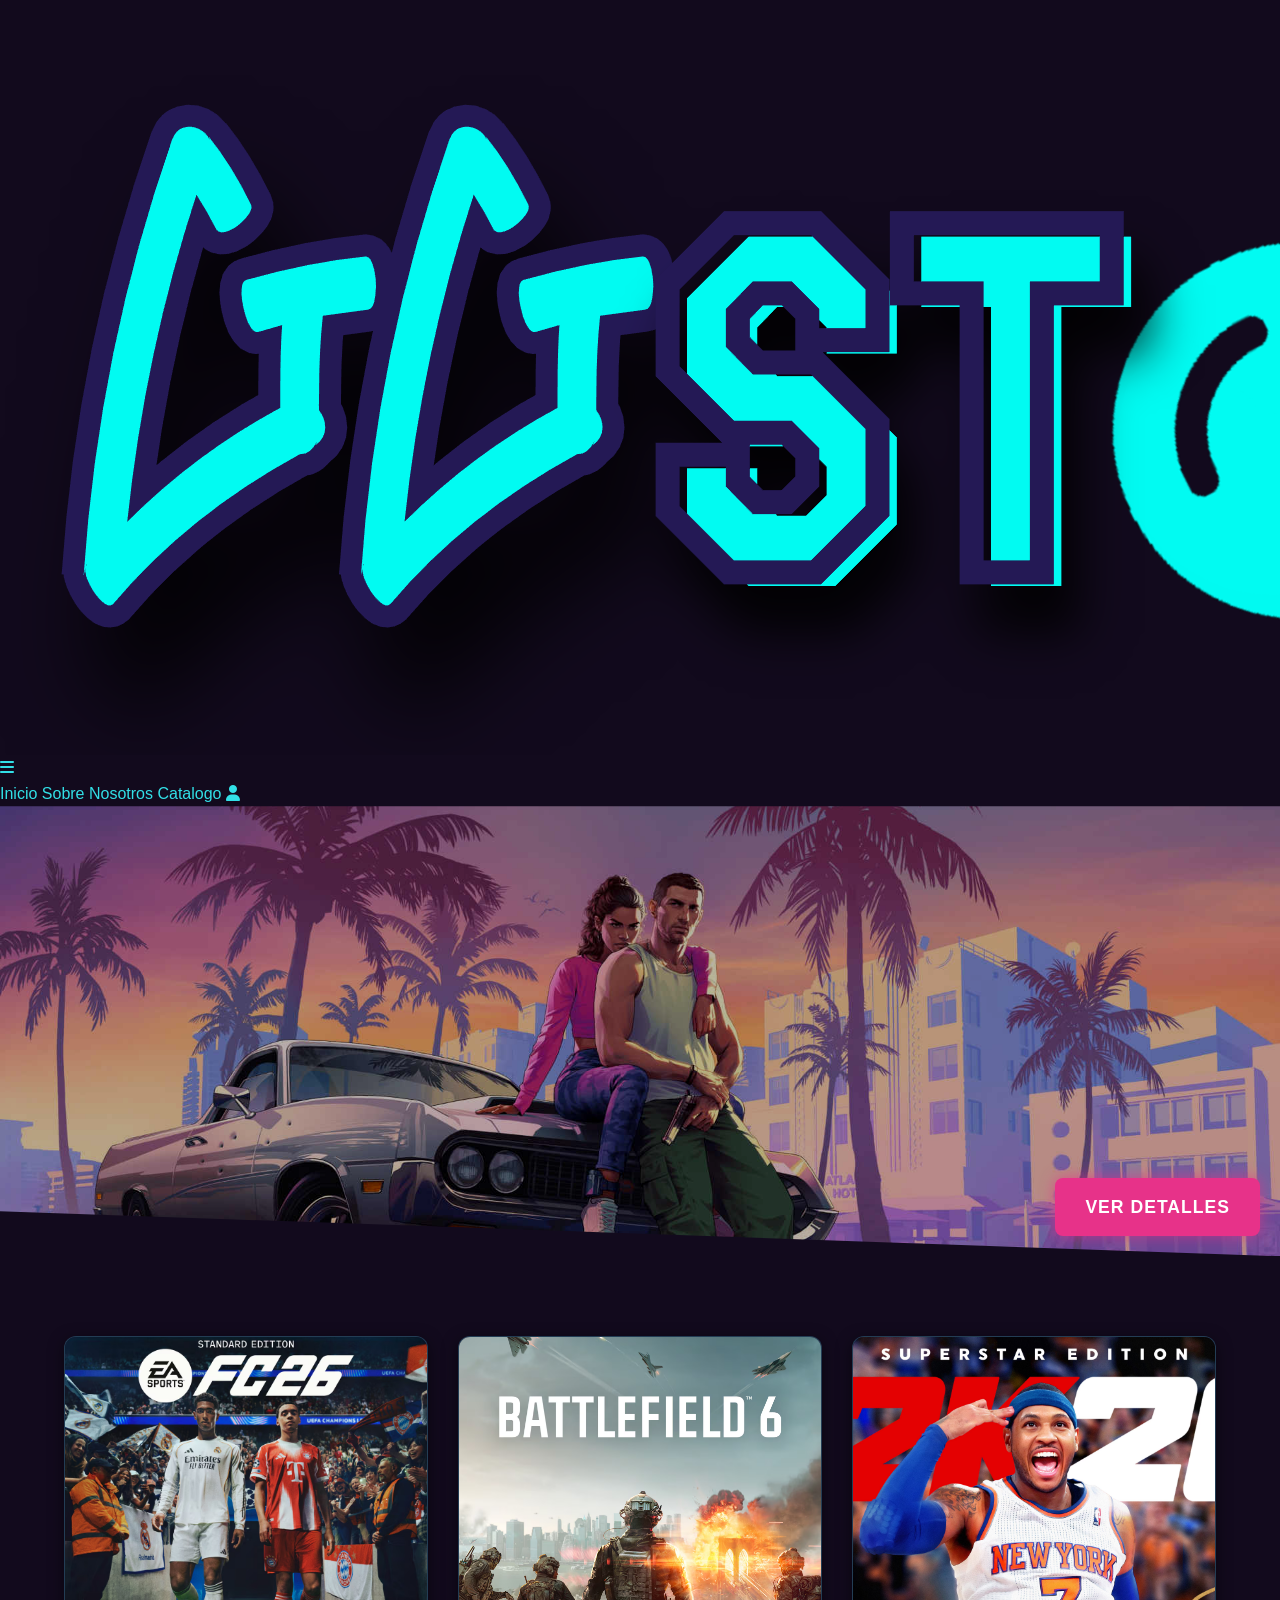
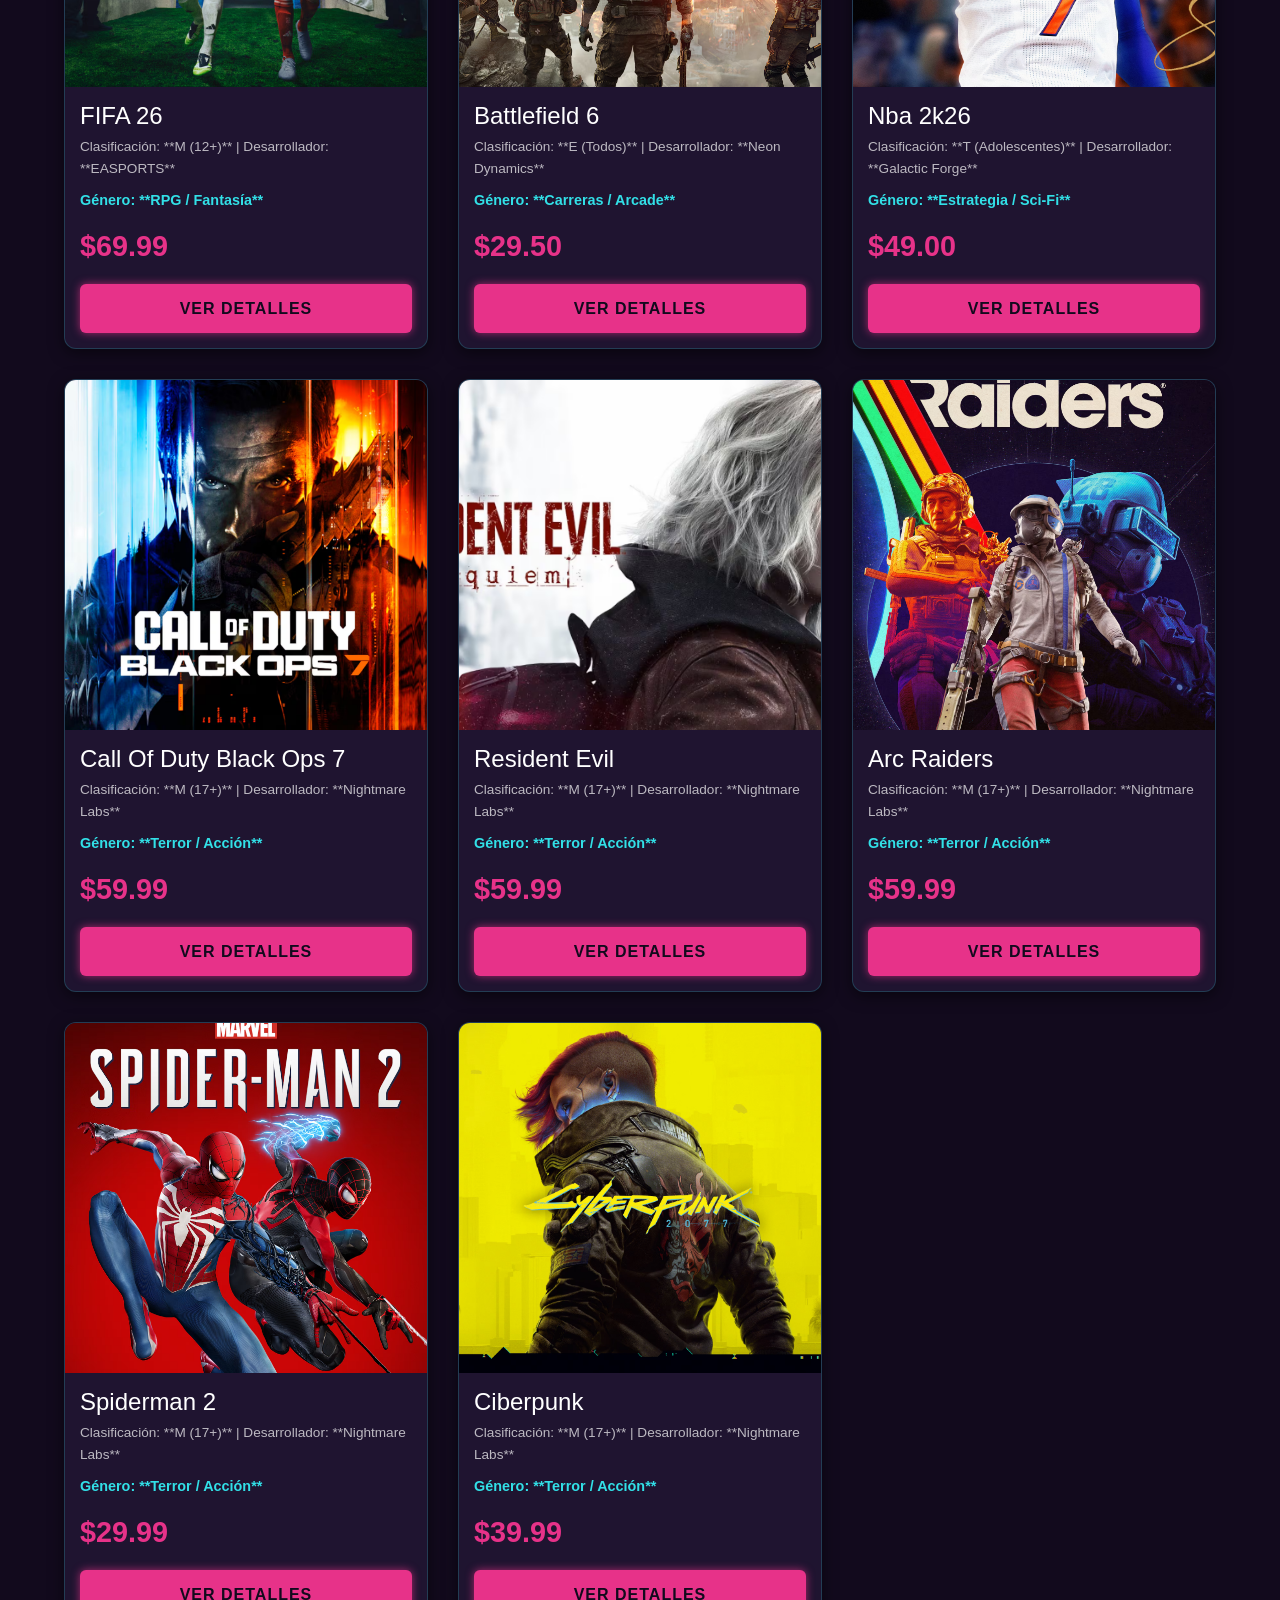
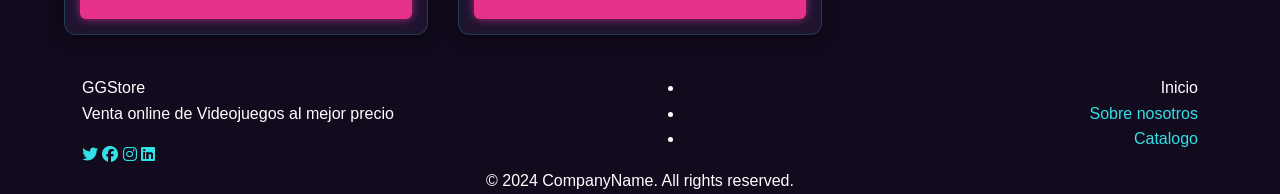
<file: catalogo.html>
<!DOCTYPE html>
<html lang="es">

<head>
    <meta charset="UTF-8">
    <meta name="viewport" content="width=device-width, initial-scale=1.0">
    <title>Catálogo de Videojuegos - Estático</title>
    <script src="https://cdnjs.cloudflare.com/ajax/libs/jquery/3.5.1/jquery.min.js"></script>
    <link href="https://cdn.jsdelivr.net/npm/bootstrap@5.3.3/dist/css/bootstrap.min.css" rel="stylesheet"
        integrity="sha384-QWTKZyjpPEjISv5WaRU9OFeRpok6YctnYmDr5pNlyT2bRjXh0JMhjY6hW+ALEwIH" crossorigin="anonymous">
    <link rel="stylesheet" href="css/catalogo.css">
    <link rel="stylesheet" href="https://cdnjs.cloudflare.com/ajax/libs/font-awesome/6.5.2/css/all.min.css">
    <link rel="preconnect" href="https://fonts.googleapis.com">
    <link rel="preconnect" href="https://fonts.gstatic.com" crossorigin>
    <link href="https://fonts.googleapis.com/css2?family=Manrope:wght@200..800&display=swap" rel="stylesheet">
</head>

<body>

    <div class="dashboard-nav teal" role="navigation" aria-label="Main Navigation">
    <header>
        <a href="http://127.0.0.1:5500/index1.html" class="logo brand-logo"><img src="img/logoGG.png" alt="GGStore logo"></a>
        <a href="#" class="menu-toggle" aria-label="Abrir menú"><i class="fas fa-bars"></i></a>
        <nav class="dashboard-nav-list" id="main-nav">
        <a class="dashboard-nav-item" href="http://127.0.0.1:5500/index1.html">Inicio</a>
        <a class="dashboard-nav-item" href="http://127.0.0.1:5500/Sobrenosotros.html">Sobre Nosotros</a>

        <a class="dashboard-nav-item" href="http://127.0.0.1:5500/catalogo.html">Catalogo</a>
        <a href="login/login.html" class="dashboard-nav-item perfil" aria-label="Profile"><i class="fas fa-user"></i><span class="nav-text"></span></a>
        </nav>
    </header>
    </div>

    <section id="hero-banner">
        <img src="img/gta6.jpg" alt="Banner promocional de videojuego con estilo neón" class="banner-img">
        <div class="banner-overlay">
            <a href="https://w.app/ggstore"><button class="btn-banner-details">Ver Detalles</button></a>
        </div>
    </section>
    <main>
        <section id="catalogo-juegos">

            <article class="tarjeta-juego">
                <div class="portada">
                    <img src="img/fifa26.avif" alt="Portada de Eldoria Chronicles">
                </div>
                <div class="info-juego">
                    <h2>FIFA 26</h2>
                    <p class="meta">
                        Clasificación: **M (12+)** |
                        Desarrollador: **EASPORTS**
                    </p>
                    <p class="genero">Género: **RPG / Fantasía**</p>
                    <p class="precio">$69.99</p>
                    <a href="https://w.app/ggstore" class="btn-comprar">Ver Detalles</a>
                </div>
            </article>

            <article class="tarjeta-juego">
                <div class="portada">
                    <img src="img/battlefield.avif" alt="Portada de Velocity Zero">
                </div>
                <div class="info-juego">
                    <h2>Battlefield 6</h2>
                    <p class="meta">
                        Clasificación: **E (Todos)** |
                        Desarrollador: **Neon Dynamics**
                    </p>
                    <p class="genero">Género: **Carreras / Arcade**</p>
                    <p class="precio">$29.50</p>
                    <a href="https://w.app/ggstore" class="btn-comprar">Ver Detalles</a>
                </div>
            </article>

            <article class="tarjeta-juego">
                <div class="portada">
                    <img src="img/nba.avif" alt="Portada de Starbase Command">
                </div>
                <div class="info-juego">
                    <h2>Nba 2k26</h2>
                    <p class="meta">
                        Clasificación: **T (Adolescentes)** |
                        Desarrollador: **Galactic Forge**
                    </p>
                    <p class="genero">Género: **Estrategia / Sci-Fi**</p>
                    <p class="precio">$49.00</p>
                    <a href="https://w.app/ggstore" class="btn-comprar">Ver Detalles</a>
                </div>
            </article>

            <article class="tarjeta-juego">
                <div class="portada">
                    <img src="img/call of duty.avif"
                        alt="Portada de Crimson Outbreak">
                </div>
                <div class="info-juego">
                    <h2>Call Of Duty Black Ops 7</h2>
                    <p class="meta">
                        Clasificación: **M (17+)** |
                        Desarrollador: **Nightmare Labs**
                    </p>
                    <p class="genero">Género: **Terror / Acción**</p>
                    <p class="precio">$59.99</p>
                    <a href="https://w.app/ggstore" class="btn-comprar">Ver Detalles</a>
                </div>
            </article>
            <article class="tarjeta-juego">
                <div class="portada">
                    <img src="img/resident.avif"
                        alt="Portada de Crimson Outbreak">
                </div>
                <div class="info-juego">
                    <h2>Resident Evil</h2>
                    <p class="meta">
                        Clasificación: **M (17+)** |
                        Desarrollador: **Nightmare Labs**
                    </p>
                    <p class="genero">Género: **Terror / Acción**</p>
                    <p class="precio">$59.99</p>
                    <a href="https://w.app/ggstore" class="btn-comprar">Ver Detalles</a>
                </div>
            </article>

            <article class="tarjeta-juego">
                <div class="portada">
                    <img src="img/arc.avif"
                        alt="Portada de Crimson Outbreak">
                </div>
                <div class="info-juego">
                    <h2>Arc Raiders</h2>
                    <p class="meta">
                        Clasificación: **M (17+)** |
                        Desarrollador: **Nightmare Labs**
                    </p>
                    <p class="genero">Género: **Terror / Acción**</p>
                    <p class="precio">$59.99</p>
                    <a href="https://w.app/ggstore" class="btn-comprar">Ver Detalles</a>
                </div>
            </article>

            <article class="tarjeta-juego">
                <div class="portada">
                    <img src="img/spiderman.avif"
                        alt="Portada de Crimson Outbreak">
                </div>
                <div class="info-juego">
                    <h2>Spiderman 2</h2>
                    <p class="meta">
                        Clasificación: **M (17+)** |
                        Desarrollador: **Nightmare Labs**
                    </p>
                    <p class="genero">Género: **Terror / Acción**</p>
                    <p class="precio">$29.99</p>
                    <a href="https://w.app/ggstore" class="btn-comprar">Ver Detalles</a>
                </div>
            </article>

            <article class="tarjeta-juego">
                <div class="portada">
                    <img src="img/ciber.avif"
                        alt="Portada de Crimson Outbreak">
                </div>
                <div class="info-juego">
                    <h2>Ciberpunk</h2>
                    <p class="meta">
                        Clasificación: **M (17+)** |
                        Desarrollador: **Nightmare Labs**
                    </p>
                    <p class="genero">Género: **Terror / Acción**</p>
                    <p class="precio">$39.99</p>
                    <a href="https://w.app/ggstore" class="btn-comprar">Ver Detalles</a>
                </div>
            </article>


        </section>
    </main>
<footer class="footer">
    <div class="container">
        <div class="row align-items-center">
            <div class="col-md-6">
                <div class="footer-brand">GGStore</div>
                <p class="footer-text">Venta online de Videojuegos al mejor precio</p>
                <div class="social-links">
                    <a href="#" class="social-link"><i class="fab fa-twitter"></i></a>
                    <a href="#" class="social-link"><i class="fab fa-facebook"></i></a>
                    <a href="#" class="social-link"><i class="fab fa-instagram"></i></a>
                    <a href="#" class="social-link"><i class="fab fa-linkedin"></i></a>
                </div>
            </div>

            <div class="col-md-6 text-md-end">
                <ul class="footer-links">
                    <li><a href="index1.html"></a>Inicio</li>
                    <li><a href="Sobrenosotros.html">Sobre nosotros</a></li>
                    <li><a href="catalogo.html">Catalogo</a></li>
                </ul>
            </div>
        </div>

        <div class="copyright text-center">
            © 2024 CompanyName. All rights reserved.
        </div>
    </div>
</footer>
</body>

</html>
</file>
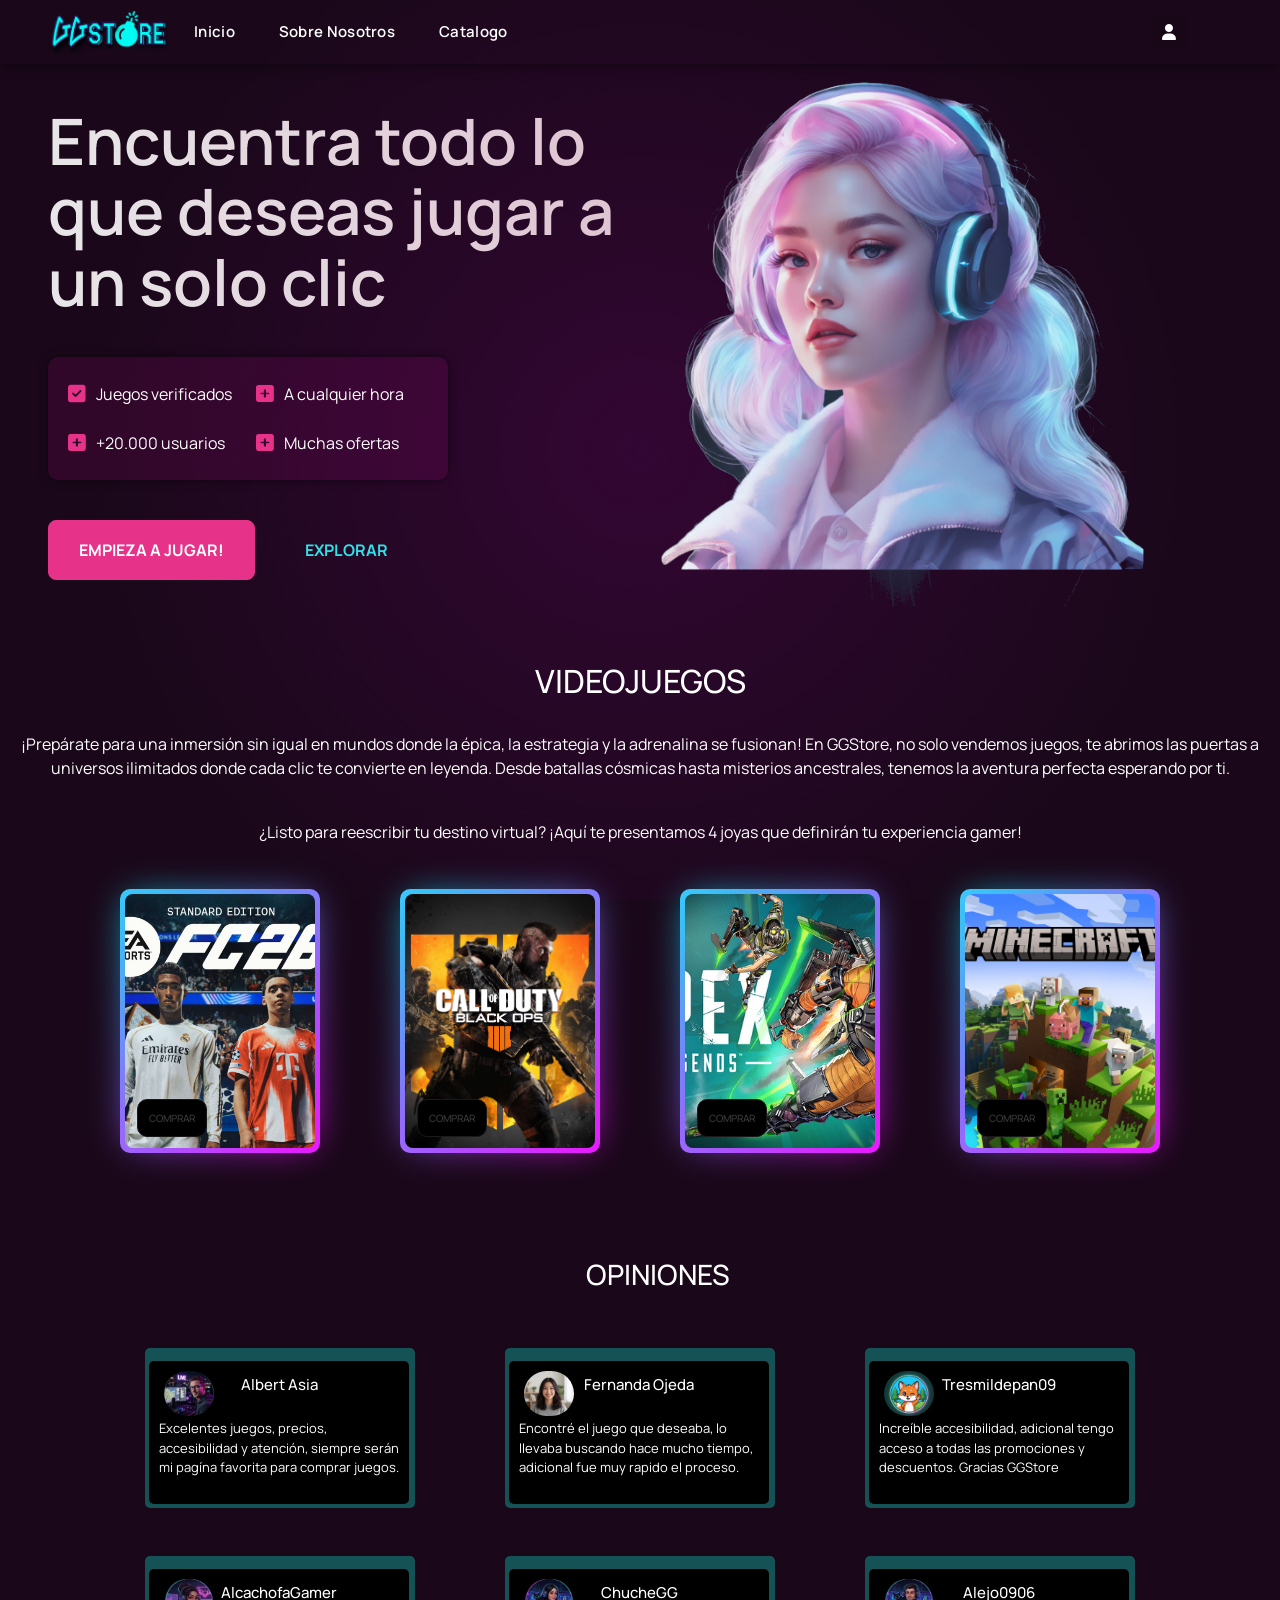
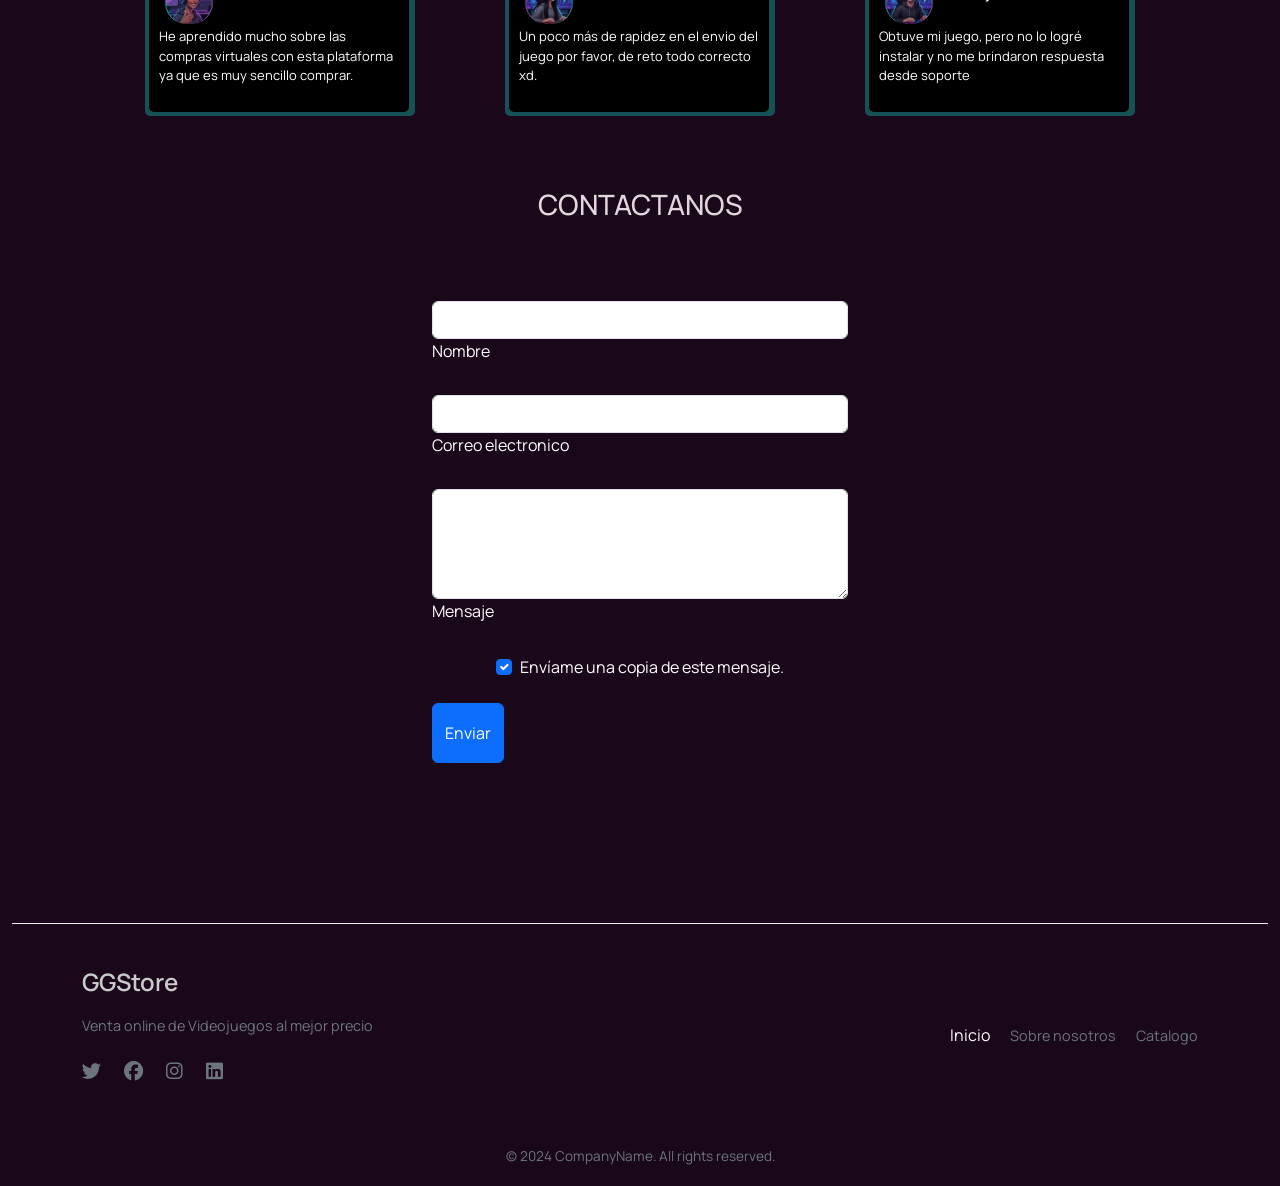
<file: index1.html>
<!DOCTYPE html>
<html lang="en">

<head>
    <meta charset="UTF-8">
    <meta name="viewport" content="width=device-width, initial-scale=1.0">
    <title>GGStore</title>
    <script src="https://cdnjs.cloudflare.com/ajax/libs/jquery/3.5.1/jquery.min.js"></script>
    <link href="https://cdn.jsdelivr.net/npm/bootstrap@5.3.3/dist/css/bootstrap.min.css" rel="stylesheet"
        integrity="sha384-QWTKZyjpPEjISv5WaRU9OFeRpok6YctnYmDr5pNlyT2bRjXh0JMhjY6hW+ALEwIH" crossorigin="anonymous">
    <link rel="stylesheet" href="css/styles.css">
    <link rel="stylesheet" href="https://cdnjs.cloudflare.com/ajax/libs/font-awesome/6.5.2/css/all.min.css">
    <link rel="preconnect" href="https://fonts.googleapis.com">
    <link rel="preconnect" href="https://fonts.gstatic.com" crossorigin>
    <link href="https://fonts.googleapis.com/css2?family=Manrope:wght@200..800&display=swap" rel="stylesheet">
</head>

<body>

    <div class="dashboard-nav teal" role="navigation" aria-label="Main Navigation">
    <header>
        <a href="#" class="logo brand-logo"><img src="img/logoGG.png" alt="GGStore logo"></a>
        <a href="#" class="menu-toggle" aria-label="Abrir menú"><i class="fas fa-bars"></i></a>
        <nav class="dashboard-nav-list" id="main-nav">
        <a class="dashboard-nav-item" href="http://127.0.0.1:5500/index1.html">Inicio</a>
        <a class="dashboard-nav-item" href="http://127.0.0.1:5500/Sobrenosotros.html">Sobre Nosotros</a>
        <a class="dashboard-nav-item" href="http://127.0.0.1:5500/catalogo.html">Catalogo</a>
        <a href="login/login.html" class="dashboard-nav-item perfil" aria-label="Profile"><i class="fas fa-user"></i><span class="nav-text"></span></a>
        </nav>
    </header>
    </div>
<br>
<br>
<br>

    <div class="container-fluid d-flex justify-content-center align-items-center">
                        <div class="row align-items-center">
                            <div class="col-lg-6 content-column">
                                <h1 class="main-title">Encuentra todo lo
                                    que deseas jugar a un
                                    solo clic</h1>
                                <div class="feature-grid">
                                    <div class="feature-item">
                                        <i class="fas fa-check-square"></i> Juegos verificados
                                    </div>
                                    <div class="feature-item">
                                        <i class="fas fa-plus-square"></i> A cualquier hora
                                    </div>
                                    <div class="feature-item">
                                        <i class="fas fa-plus-square"></i> +20.000 usuarios
                                    </div>
                                    <div class="feature-item">
                                        <i class="fas fa-plus-square"></i> Muchas ofertas
                                    </div>
                                </div>

                                <div class="action-buttons">
                                    <button class="btn btn-primary btn-custom-pink">EMPIEZA A JUGAR!</button>
                                    <button class="btn btn-link btn-custom-explore">EXPLORAR</button>
                                </div>
                            </div>

                            <div class="col-lg-4 image-column">
                                <div class="illustration-container">
                                    <img class="imggif" src="img/portada.png"
                                        alt="Ilustracion de una chica con cabello rosa y audífonos"
                                        class="img-fluid illustration-img">
                                </div>
                            </div>
                        </div>
    </div>
<br>
<br>
    <div class="Videojuegos">
        <div class="container-fluid">
            <div class="row align-items-center">
                <div class="col-lg-12 text-center">
                <h2 class="Videojuegostitulo">VIDEOJUEGOS</h2>
                <br>
                <div class="Introduccion">
                    <p class="Introduccion1">¡Prepárate para una inmersión sin igual en mundos donde la épica, la estrategia y la adrenalina se fusionan! En GGStore, no solo vendemos juegos, te abrimos las puertas a universos ilimitados donde cada clic te convierte en leyenda. Desde batallas cósmicas hasta misterios ancestrales, tenemos la aventura perfecta esperando por ti.</p>
                    <br>
                    <p>¿Listo para reescribir tu destino virtual?
                    ¡Aquí te presentamos 4 joyas que definirán tu experiencia gamer!</p>
                </div>
            </div>
        </div>

<br>

<div class="juego_container">
    <div class="juego_card">
        <img src="img/FIFA.jpeg" alt="FIFA 2026" class="imagen-card">
        <a href="https://w.app/ggstore"><button>COMPRAR</button></a>
        </div>
    <div class="juego_card">
        <img src="img/duty.jpg" alt="CALL OF DUTY" class="imagen-card">
        <a href="https://w.app/ggstore"><button>COMPRAR</button></a>
    </div>  
    <div class="juego_card">
        <img src="img/apex.jpg" alt="APEX" class="imagen-card">
        <a href="https://w.app/ggstore"><button>COMPRAR</button></a>
    </div>  
    <div class="juego_card">
        <img src="img/MINECRAFT.jpg" alt="MINECRAFT" class="imagen-card">
        <a href="https://w.app/ggstore"><button>COMPRAR</button></a>
    </div>                      
</div>

<br>
<br>
<br>
<br><br>

<div class="opiniones_container">
    <div class="container-fluid">
      <div class="row align-items-center">
        <div class="col-lg-12 content-column text-center">
            <h3 class="Opinionestitulo">OPINIONES</h3>
            <br>
        </div>
      </div>
    </div>
<br>    
<div class="opinion_container">
    <div class="opinion_card">
         <div class="opinion">
           <img src="img/perfil1.png" alt="RESEÑA" class="opinion-card">
           <h3 class="nombre-cliente">Albert Asia</h3>
           <p class="opinion1">
             Excelentes juegos, precios, accesibilidad y atención, siempre serán mi pagína favorita para comprar juegos.
           </p>
         </div>
        </div>
    <div class="opinion_card">
        <div class="opinion">
            <h3 class="nombre-cliente">Fernanda Ojeda</h3>
        <img src="img/Perfil2.png" alt="RESEÑA" class="opinion-card">
           <p class="opinion2">
             Encontré el juego que deseaba, lo llevaba buscando hace mucho tiempo, adicional fue muy rapido el proceso.
           </p>        
        </div>
    </div>  
    <div class="opinion_card">
        <div class="opinion">
            <h3 class="nombre-cliente">Tresmildepan09</h3>
        <img src="img/Perfil3.png" alt="RESEÑA" class="opinion-card">
           <p class="opinion3">
             Increíble accesibilidad, adicional tengo acceso a todas las promociones y descuentos. Gracias GGStore
           </p> 
        </div>
    </div>                      
</div>
<br>
<br>
<div class="opinion_container">
    <div class="opinion_card">
        <div class="opinion">
        <h3 class="nombre-cliente">AlcachofaGamer</h3>
        <img src="img/Perfil4.png" alt="RESEÑA" class="opinion-card">
        <p class="opinion3">
        He aprendido mucho sobre las compras virtuales con esta plataforma ya que es muy sencillo comprar.
        </p>         
        </div>
        </div>
    <div class="opinion_card">
        <div class="opinion">
        <h3 class="nombre-cliente">ChucheGG</h3>
        <img src="img/Perfil6.png" alt="" class="opinion-card">
        <p class="opinion3">
        Un poco más de rapidez en el envio del juego por favor, de reto todo correcto xd.
        </p>
        </div>
    </div>  
    <div class="opinion_card">
        <div class="opinion">
            <h3 class="nombre-cliente">Alejo0906</h3>
        <img src="img/Perfil5.png" alt="RESEÑA" class="opinion-card">
        <p class="opinion3">
         Obtuve mi juego, pero no lo logré instalar y no me brindaron respuesta desde soporte
        </p>
        </div>
    </div>                      
</div>
</div>
<br>
<br>
<br>

<div class="titulo-forms">
  <h3>
    CONTACTANOS
  </h3>
</div>
<div class="form-container">
<form style="width: 26rem;">
  <div data-mdb-input-init class="form-outline mb-4">
    <input type="text" id="form4Example1" class="form-control" />
    <label class="form-label" for="form4Example1">Nombre</label>
  </div>
  <div data-mdb-input-init class="form-outline mb-4">
    <input type="email" id="form4Example2" class="form-control" />
    <label class="form-label" for="form4Example2">Correo electronico</label>
  </div>
  <div data-mdb-input-init class="form-outline mb-4">
    <textarea class="form-control" id="form4Example3" rows="4"></textarea>
    <label class="form-label" for="form4Example3">Mensaje</label>
  </div>
  <div class="form-check d-flex justify-content-center mb-4">
    <input
      class="form-check-input me-2"
      type="checkbox"
      value=""
      id="form4Example4"
      checked
    />
    <label class="form-check-label" for="form4Example4">
      Envíame una copia de este mensaje.
    </label>
  </div>
  <button data-mdb-ripple-init type="button" class="btn btn-primary btn-block mb-4">Enviar</button>
</form>
</div>
<br>
<br><br><br>

<footer class="footer">
    <div class="container">
        <div class="row align-items-center">
            <div class="col-md-6">
                <div class="footer-brand">GGStore</div>
                <p class="footer-text">Venta online de Videojuegos al mejor precio</p>
                <div class="social-links">
                    <a href="#" class="social-link"><i class="fab fa-twitter"></i></a>
                    <a href="#" class="social-link"><i class="fab fa-facebook"></i></a>
                    <a href="#" class="social-link"><i class="fab fa-instagram"></i></a>
                    <a href="#" class="social-link"><i class="fab fa-linkedin"></i></a>
                </div>
            </div>

            <div class="col-md-6 text-md-end">
                <ul class="footer-links">
                    <li><a href="index1.html"></a>Inicio</li>
                    <li><a href="Sobrenosotros.html">Sobre nosotros</a></li>
                    <li><a href="catalogo.html">Catalogo</a></li>
                </ul>
            </div>
        </div>

        <div class="copyright text-center">
            © 2024 CompanyName. All rights reserved.
        </div>
    </div>
</footer>
    
    <script src="js/conf.js"></script>
</body>

</html>
</file>
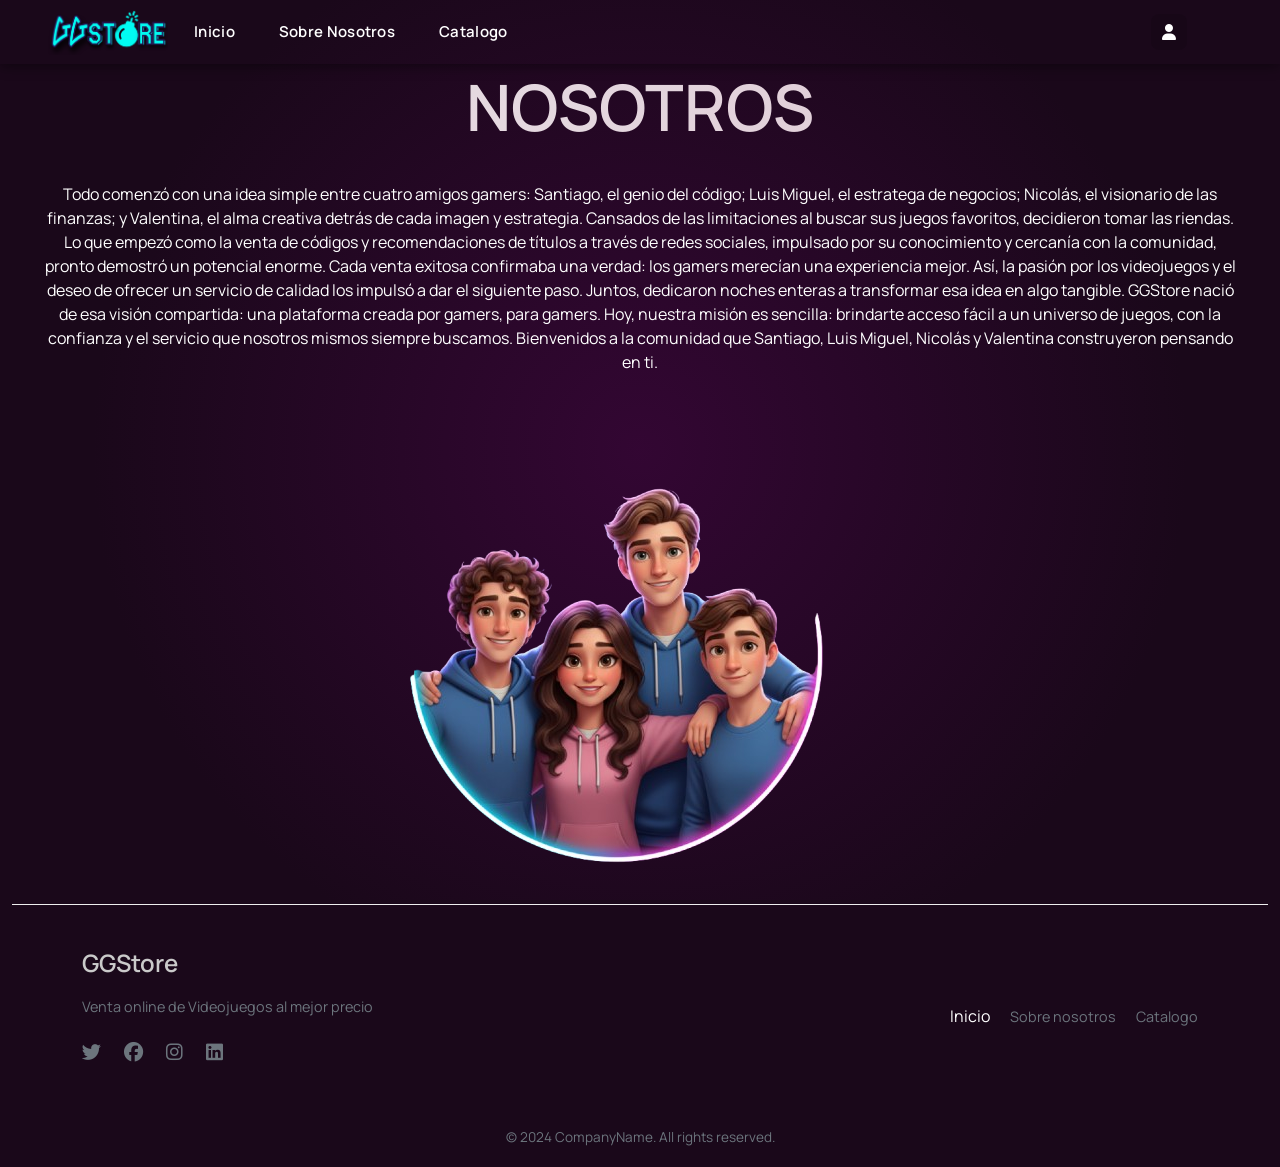
<file: Sobrenosotros.html>
<!DOCTYPE html>
<html lang="es">

<head>
    <meta charset="UTF-8">
    <meta name="viewport" content="width=device-width, initial-scale=1.0">
    <title>Sobre Nosotros</title>
    <script src="https://cdnjs.cloudflare.com/ajax/libs/jquery/3.5.1/jquery.min.js"></script>
    <link href="https://cdn.jsdelivr.net/npm/bootstrap@5.3.3/dist/css/bootstrap.min.css" rel="stylesheet"
        integrity="sha384-QWTKZyjpPEjISv5WaRU9OFeRpok6YctnYmDr5pNlyT2bRjXh0JMhjY6hW+ALEwIH" crossorigin="anonymous">
    <link rel="stylesheet" href="css/styles.css">
    <link rel="stylesheet" href="https://cdnjs.cloudflare.com/ajax/libs/font-awesome/6.5.2/css/all.min.css">
    <link rel="preconnect" href="https://fonts.googleapis.com">
    <link rel="preconnect" href="https://fonts.gstatic.com" crossorigin>
    <link href="https://fonts.googleapis.com/css2?family=Manrope:wght@200..800&display=swap" rel="stylesheet">


</head>

<body>

    <div class="dashboard-nav teal" role="navigation" aria-label="Main Navigation">
        <header>
            <a href="http://127.0.0.1:5500/index1.html" class="logo brand-logo"><img src="img/logoGG.png"
                    alt="GGStore logo"></a>
            <a href="#" class="menu-toggle" aria-label="Abrir menú"><i class="fas fa-bars"></i></a>
            <nav class="dashboard-nav-list" id="main-nav">
                <a class="dashboard-nav-item" href="http://127.0.0.1:5500/index1.html">Inicio</a>
                <a class="dashboard-nav-item" href="#">Sobre Nosotros</a>
                <a class="dashboard-nav-item" href="http://127.0.0.1:5500/catalogo.html">Catalogo</a>
                <a href="login/login.html" class="dashboard-nav-item perfil" aria-label="Profile"><i
                        class="fas fa-user"></i><span class="nav-text"></span></a>
            </nav>
        </header>
    </div>
    <br>
    <br>
    <br>
    <div class="sobrenosotros">
        <div class="container-fluid">
            <div class="row align-items-center">
                <div class="col-lg-12 text-center">
                    <h2 class="Sobrenosotrostitulo">NOSOTROS</h2>
                    <div class="contenido">
                        <p class="contenido1">Todo comenzó con una idea simple entre cuatro amigos gamers: Santiago, el
                            genio del código; Luis Miguel, el estratega de negocios; Nicolás, el visionario de las
                            finanzas; y Valentina, el alma creativa detrás de cada imagen y estrategia.

                            Cansados de las limitaciones al buscar sus juegos favoritos, decidieron tomar las riendas.
                            Lo que empezó como la venta de códigos y recomendaciones de títulos a través de redes
                            sociales, impulsado por su conocimiento y cercanía con la comunidad, pronto demostró un
                            potencial enorme. Cada venta exitosa confirmaba una verdad: los gamers merecían una
                            experiencia mejor.

                            Así, la pasión por los videojuegos y el deseo de ofrecer un servicio de calidad los impulsó
                            a dar el siguiente paso. Juntos, dedicaron noches enteras a transformar esa idea en algo
                            tangible. GGStore nació de esa visión compartida: una plataforma creada por gamers, para
                            gamers.

                            Hoy, nuestra misión es sencilla: brindarte acceso fácil a un universo de juegos, con la
                            confianza y el servicio que nosotros mismos siempre buscamos. Bienvenidos a la comunidad que
                            Santiago, Luis Miguel, Nicolás y Valentina construyeron pensando en ti.</p>
                        <div class="col-lg-4 image-column">
                            <div class="nosotrosgg">
                                <img class="nosotros" src="img/nosotrosgg.png" alt=""
                                    class="img-fluid illustration-img">
                            </div>
                        </div>
                    </div>
                </div>
            </div>

            <footer class="footer">
                <div class="container">
                    <div class="row align-items-center">
                        <div class="col-md-6">
                            <div class="footer-brand">GGStore</div>
                            <p class="footer-text">Venta online de Videojuegos al mejor precio</p>
                            <div class="social-links">
                                <a href="#" class="social-link"><i class="fab fa-twitter"></i></a>
                                <a href="#" class="social-link"><i class="fab fa-facebook"></i></a>
                                <a href="#" class="social-link"><i class="fab fa-instagram"></i></a>
                                <a href="#" class="social-link"><i class="fab fa-linkedin"></i></a>
                            </div>
                        </div>
                        <div class="col-md-6 text-md-end">
                            <ul class="footer-links">
                                <li><a href="index1.html"></a>Inicio</li>
                                <li><a href="Sobrenosotros.html">Sobre nosotros</a></li>
                                <li><a href="catalogo.html">Catalogo</a></li>
                            </ul>
                        </div>
                    </div>
                    <div class="copyright text-center">
                        © 2024 CompanyName. All rights reserved.
                    </div>
                </div>
            </footer>

            <script src="js/conf.js"></script>
</body>

</html>
</file>
<file: css/catalogo.css>
:root {
    --bg-dark: #120a1d;
    --text-light: #ffffff;
    --accent-pink: #e73289;
    --accent-blue: #32e0e7;
    --font-family-sans-serif: "Open Sans", -apple-system, BlinkMacSystemFont,
        "Segoe UI", Roboto, "Helvetica Neue", Arial, sans-serif, "Apple Color Emoji",
        "Segoe UI Emoji", "Segoe UI Symbol", "Noto Color Emoji";
}

/* ==================================== */
/* 1. ESTILOS BASE Y TIPOGRAFÍA */
/* ==================================== */



body {
    background-color: var(--bg-dark);
    color: var(--text-light);
    font-family: var(--font-family-sans-serif);
    margin: 0;
    padding: 0;
    line-height: 1.6;
}

/* ... (tu código CSS existente arriba) ... */

/* ==================================== */
/* 4. HERO BANNER PRINCIPAL */
/* ==================================== */

.dashboard {
    /* Mantiene el padding y centrado */
    text-align: center;
    padding: 40px 20px 20px;
    background-color: var(--bg-dark);
    position: relative;
    /* Necesario para posicionar el pseudoelemento */
    z-index: 10;
    margin-bottom: 2px;
    /* Pequeño espacio para que se vea la sombra */
}

/* Crea la línea brillante debajo del header */
.dashboard::after {
    content: '';
    position: absolute;
    bottom: 0;
    left: 0;
    width: 100%;
    height: 3px;
    /* Grosor de la línea */

    /* Degradado de colores neón para el borde */
    background: linear-gradient(to right,
            var(--accent-blue) 0%,
            var(--accent-pink) 50%,
            var(--accent-blue) 100%);

    /* Efecto de brillo de neón */
    box-shadow: 0 0 10px var(--accent-blue),
        0 0 20px var(--accent-pink);
}

.imgheader {
    width: 17rem;
    height: 12rem;


}

.dashboard {
    display: flex;
    align-items: center;
    justify-content: center;
    margin: 0;
    background-image: radial-gradient(circle at center,
            rgba(150, 0, 150, 0.2) 0%,
            rgba(26, 8, 26, 1) 70%);
    background-attachment: fixed;
    box-shadow: 0 2px 12px rgba(0, 0, 0, 0.45);
    border-bottom: 1px solid rgba(255, 255, 255, 0.02);
    z-index: 1100;
    height: 2rem;


}



#hero-banner {
    position: relative;
    /* Necesario para posicionar el overlay y el botón */
    width: 100%;
    height: 450px;
    /* Ajusta la altura según lo necesites */
    overflow: hidden;
    /* Asegura que la imagen no se desborde */
    margin-bottom: 40px;
    /* Espacio entre el banner y el catálogo */
    display: flex;
    /* Para centrar contenido si lo hubiera */
    align-items: center;
    /* Centrado vertical */
    justify-content: center;
    /* Centrado horizontal */
    clip-path: polygon(0% 0%, 100% 0%, 100% 100%, 0% 90%);
}

.banner-img {
    width: 100%;
    height: 100%;
    object-fit: cover;

    /* Recorta la imagen para que cubra todo el espacio */
    object-position: center;
    /* Centra la imagen */
    filter: brightness(0.7) contrast(1.1);
    /* Oscurece u
    n poco y realza los colores para un look más dramático */
}

.banner-overlay {
    position: absolute;
    bottom: 20px;
    /* 20px desde abajo */
    right: 20px;
    /* 20px desde la derecha */
    /* Puedes añadir un gradiente o un fondo semitransparente aquí si quieres */
    /* background: linear-gradient(to top, rgba(18, 10, 29, 0.8), transparent); */
    /* width: 100%; */
    /* height: 100%; */
    /* display: flex; */
    /* align-items: flex-end; */
    /* justify-content: flex-end; */
    /* padding: 20px; */
}


.btn-banner-details {
    padding: 15px 30px;
    background-color: var(--accent-pink);
    /* Usa tu color morado de acento */
    color: var(--text-light);
    /* Texto blanco */
    border: none;
    border-radius: 8px;
    font-size: 1.1rem;
    font-weight: bold;
    cursor: pointer;
    text-transform: uppercase;
    letter-spacing: 1px;
    box-shadow: 0 0 15px rgba(231, 50, 137, 0.7);
    /* Sombra brillante */
    transition: background-color 0.3s ease, box-shadow 0.3s ease, transform 0.2s ease;
}

.btn-banner-details:hover {
    background-color: var(--accent-blue);
    /* Cambia al azul de acento al pasar el ratón */
    box-shadow: 0 0 20px var(--accent-blue);
    transform: translateY(-2px);
    /* Pequeño efecto al pasar el ratón */
}

/* ==================================== */
/* 5. MEDIA QUERIES (RESPONSIVO PARA EL BANNER) */
/* ==================================== */
@media (max-width: 768px) {
    #hero-banner {
        height: 300px;
        /* Reduce la altura en pantallas más pequeñas */
        margin-bottom: 20px;
    }

    h1 {
        font-size: 2rem;
        /* Ajusta el tamaño del título principal */
        padding: 20px 10px;
    }

    .btn-banner-details {
        padding: 10px 20px;
        font-size: 1rem;
        bottom: 15px;
        right: 15px;
    }
}

@media (max-width: 480px) {
    #hero-banner {
        height: 200px;
    }

    .btn-banner-details {
        font-size: 0.9rem;
        padding: 8px 15px;
        bottom: 10px;
        right: 10px;
    }
}

.buscador{
    display: flex;
    align-items: center;
    justify-content: center;
}

.search {
  font-family: -apple-system,BlinkMacSystemFont,"Segoe UI","Roboto","Oxygen","Ubuntu","Cantarell","Fira Sans","Droid Sans","Helvetica Neue",sans-serif;
  font-weight: 500;
  font-size: .8vw;
  color: #fff;
  background-color: rgb(28,28,30);
  box-shadow: 0 0 .4vw rgba(0,0,0,0.5), 0 0 0 .15vw transparent;
  border-radius: 0.4vw;
  border: none;
  outline: none;
  padding: 0.4vw;
  max-width: 190px;
  transition: .4s;
}

.search:hover {
  box-shadow: 0 0 0 .15vw rgba(158, 3, 230, 0.186);
}

.search:focus {
  box-shadow: 0 0 0 .15vw rgb(194, 44, 162);
}

a {
    color: var(--accent-blue);
    text-decoration: none;
    transition: color 0.3s ease;
}

a:hover {
    color: var(--accent-pink);
}

/* ==================================== */
/* 2. CONTENEDOR DEL CATÁLOGO (GRID RESPONSIVO) */
/* ==================================== */

#catalogo-juegos {
    display: grid;
    /* Ajusta automáticamente las columnas, mínimo 300px */
    grid-template-columns: repeat(auto-fit, minmax(300px, 1fr));
    gap: 30px;
    padding: 40px 5%;
    max-width: 1400px;
    margin: 0 auto;
}

/* ==================================== */
/* 3. TARJETA INDIVIDUAL (JUEGO) */
/* ==================================== */

.tarjeta-juego {
    background-color: #1f1430;
    border: 1px solid rgba(50, 224, 231, 0.2);
    border-radius: 12px;
    overflow: hidden;
    box-shadow: 0 4px 15px rgba(0, 0, 0, 0.5);
    transition: transform 0.3s ease, box-shadow 0.3s ease;
}

.tarjeta-juego:hover {
    transform: translateY(-5px);
    box-shadow: 0 10px 25px rgba(231, 50, 137, 0.4);
}

/* Imagen de Portada */
.portada {
    width: 100%;
    height: 350px;
    overflow: hidden;
}

.portada img {
    width: 100%;
    height: 100%;
    object-fit: cover;
    display: block;
}

/* Contenido de texto */
.info-juego {
    padding: 15px;
}

.info-juego h2 {
    font-size: 1.5rem;
    color: var(--text-light);
    margin-top: 0;
    margin-bottom: 5px;
    white-space: nowrap;
    overflow: hidden;
    text-overflow: ellipsis;
}

.info-juego .genero {
    font-weight: bold;
    color: var(--accent-blue);
    margin-bottom: 10px;
    font-size: 0.9rem;
}

.info-juego .meta {
    font-size: 0.85rem;
    color: rgba(255, 255, 255, 0.7);
    margin-bottom: 10px;
}

/* Precio */
.info-juego .precio {
    font-size: 1.8rem;
    font-weight: 900;
    color: var(--accent-pink);
    margin-top: 10px;
    margin-bottom: 15px;
}

/* Botón de Detalles/Comprar */
.btn-comprar {
    display: block;
    width: 100%;
    padding: 12px 0;
    text-align: center;
    background-color: var(--accent-pink);
    color: var(--bg-dark);
    border-radius: 6px;
    font-weight: bold;
    text-transform: uppercase;
    letter-spacing: 1px;
    box-shadow: 0 0 8px rgba(231, 50, 137, 0.7);
    transition: background-color 0.3s ease, box-shadow 0.3s ease;
}

.btn-comprar:hover {
    background-color: var(--accent-blue);
    color: var(--bg-dark);
    box-shadow: 0 0 10px var(--accent-blue);
}
</file>
<file: css/styles.css>
/* Paleta de colores */
:root {
    --bg-dark: #120a1d;
    --text-light: #ffffff;
    --accent-pink: #e73289;
    --accent-blue: #32e0e7;
    --font-family-sans-serif: "Open Sans", -apple-system, BlinkMacSystemFont,
    "Segoe UI", Roboto, "Helvetica Neue", Arial, sans-serif, "Apple Color Emoji",
    "Segoe UI Emoji", "Segoe UI Symbol", "Noto Color Emoji";
}

*, *::before, *::after {
    -webkit-box-sizing: border-box;
    box-sizing: border-box;
}

nav {
    display: block;
}

/* Estilos Generales */
body {
    background-color: #1a081a;
    background-image: radial-gradient(
        circle at center,
        rgba(150, 0, 150, 0.2) 0%,
        rgba(26, 8, 26, 1) 70%
    );
    color: var(--text-light);
    font-family: "Manrope", var(--font-family-sans-serif);
    font-size: 1rem;
    font-weight: 400;
    line-height: 1.5;
    margin: 0;
    padding: 0;
    overflow-x: hidden;
    background-attachment: fixed;
}

h1, h2, h3, h4, h5, h6 {
    margin-top: 0;
    margin-bottom: 0.5rem;
}

h1, h2, h3, h4, h5, h6, .h1, .h2, .h3, .h4, .h5, .h6 {
    font-family: "Nunito", "Manrope", sans-serif;
    font-weight: 500;
    line-height: 1.2;
}

h1, .h1 {
    font-size: 2.5rem;
    font-weight: normal;
}

p {
    margin-top: 0;
    margin-bottom: 1rem;
}

a {
    color: #3f84fc;
    text-decoration: none;
    background-color: transparent;
}

a:hover {
    color: #0458eb;
    text-decoration: underline;
}

/* Dashboard Styles */
.dashboard {
    display: -webkit-box;
    display: -webkit-flex;
    display: -ms-flexbox;
    display: flex;
    min-height: 100vh;
    background-image: radial-gradient(
        circle at center,
        rgba(150, 0, 150, 0.2) 0%,
        rgba(26, 8, 26, 1) 70%
    );
    background-attachment: fixed;
}

.dashboard-app {
    display: -webkit-box;
    display: -webkit-flex;
    display: -ms-flexbox;
    display: flex;
    -webkit-box-orient: vertical;
    -webkit-box-direction: normal;
    -webkit-flex-direction: column;
    -ms-flex-direction: column;
    flex-direction: column;
    -webkit-box-flex: 2;
    -webkit-flex-grow: 2;
    -ms-flex-positive: 2;
    flex-grow: 2;
}

.dashboard-content {
    -webkit-box-flex: 2;
    -webkit-flex-grow: 2;
    -ms-flex-positive: 2;
    flex-grow: 2;
    padding: 25px;
    background-color: transparent;
    background-image: radial-gradient(
        circle at center,
        rgba(150, 0, 150, 0.2) 0%,
        rgba(26, 8, 26, 1) 70%
    );
    background-attachment: fixed;
}

.dashboard-nav {
    position: fixed;
    top: 0;
    left: 0;
    right: 0;
    height: 64px;
    display: flex;
    align-items: center;
    padding: 0 20px;
    background-color: #1a081a;
    background-image: radial-gradient(
        circle at center,
        rgba(150, 0, 150, 0.2) 0%,
        rgba(26, 8, 26, 1) 70%
    );
    background-attachment: fixed;
    box-shadow: 0 2px 12px rgba(0,0,0,0.45);
    border-bottom: 1px solid rgba(255,255,255,0.02);
    z-index: 1100;
}

.dashboard-compact .dashboard-nav {
    display: none;
}

.dashboard-nav header {
    min-height: 64px;
    padding: 0 12px;
    display: flex;
    align-items: center;
    justify-content: flex-start;
    gap: 14px;
}

.dashboard-nav header .menu-toggle {
    display: none;
    margin-right: 6px;
    color: var(--text-light);
    font-size: 20px;
}

.dashboard-nav a {
    color: var(--text-light);
}

.dashboard-nav a:hover {
    color: var(--accent-pink);
    text-decoration: none;
}

.logo img {
    width: 140px;
    align-items: center;
    display: block;
}

.logo:focus, .brand-logo:active, .brand-logo:hover {
    color: #dbdbdb;
    text-decoration: none;
}

.brand-logo i {
    color: #d2d1d1;
    font-size: 27px;
    margin-right: 10px;
}

.dashboard-nav-list {
    display: flex;
    flex-direction: row;
    align-items: center;
    gap: 22px;
    margin-left: 18px;
    overflow: visible;
}

/* Mostrar texto de navegación (estilo top nav de la imagen) */
.nav-text {
    display: inline-block;
    color: var(--text-light);
    font-weight: 600;
}

/* asegurar scroll horizontal suave en mobil/tablet */
.dashboard-nav-list {
    -webkit-overflow-scrolling: touch;
}

.dashboard-nav-item {
    min-height: 48px;
    padding: 8px 14px;
    display: flex;
    align-items: center;
    gap: 10px;
    letter-spacing: 0.02em;
    transition: background 0.22s, color 0.22s;
    font-size: 15px;
    white-space: nowrap;
}
.dashboard-nav-item {
    color: var(--accent-blue);
}

.perfil {
    margin-left: 600px;
}

.dashboard-nav-item i {
    display: none; /* mostrar solo texto, no iconos */
}

.dashboard-nav-item i {
    width: 36px;
    height: 36px;
    font-size: 16px;
    display: inline-flex;
    align-items: center;
    justify-content: center;
    margin-left: 0;
    margin-right: 8px;
    color: var(--accent-blue);
    background: rgba(0,0,0,0.12);
    border-radius: 8px;
}

.dashboard-nav-item:hover {
    background: rgba(255, 255, 255, 0.04);
}

.active {
    background: rgba(0, 0, 0, 0.1);
}

.dashboard-nav-dropdown {
    display: -webkit-box;
    display: -webkit-flex;
    display: -ms-flexbox;
    display: flex;
    -webkit-box-orient: vertical;
    -webkit-box-direction: normal;
    -webkit-flex-direction: column;
    -ms-flex-direction: column;
    flex-direction: column;
}

.dashboard-nav-dropdown.show {
    background: rgba(176, 96, 179, 0);
}

.dashboard-nav-dropdown.show > .dashboard-nav-dropdown-toggle {
    font-weight: bold;
}

.dashboard-nav-dropdown.show > .dashboard-nav-dropdown-toggle:after {
    -webkit-transform: none;
    -o-transform: none;
    transform: none;
}

.dashboard-nav-dropdown.show > .dashboard-nav-dropdown-menu {
    display: -webkit-box;
    display: -webkit-flex;
    display: -ms-flexbox;
    display: flex;
}

.dashboard-nav-dropdown-toggle:after {
    content: "";
    margin-left: auto;
    display: inline-block;
    width: 0;
    height: 0;
    border-left: 5px solid transparent;
    border-right: 5px solid transparent;
    border-top: 5px solid rgba(255, 255, 255, 0.6);
    transform: rotate(90deg);
}

.dashboard-nav .dashboard-nav-dropdown-toggle:after {
    border-top-color: var(--accent-blue);
}

.dashboard-nav-dropdown-menu {
    /* dropdown menu (vertical) - positioned under the nav item */
    display: none;
    position: absolute;
    top: calc(100% + 6px);
    left: 0;
    transform: none;
    -webkit-box-orient: vertical;
    -webkit-box-direction: normal;
    -webkit-flex-direction: column;
    -ms-flex-direction: column;
    flex-direction: column;
    min-width: 240px;
    background-color: #1a081a;
    background-image: radial-gradient(
        circle at center,
        rgba(150, 0, 150, 0.12) 0%,
        rgba(26, 8, 26, 0.98) 70%
    );
    border-radius: 6px;
    padding: 8px 0;
    box-shadow: 0 8px 24px rgba(0,0,0,0.6);
    z-index: 1200;
    opacity: 0;
    transition: opacity 160ms ease, transform 160ms ease;
    pointer-events: none;
}

/* Empujar items al fondo y estilo para area inferior */
.nav-spacer {
    flex: 1 1 auto;
}

.dashboard-nav-dropdown {
    position: relative;
}

.dashboard-nav-dropdown.show > .dashboard-nav-dropdown-menu {
    display: flex;
    opacity: 1;
    transform: translateY(0);
    pointer-events: auto;
}

.nav-bottom {
    padding: 10px 0 20px 0;
    border-top: 1px solid rgba(255,255,255,0.03);
}

.nav-item-divider {
    height: 1px;
    margin: 0.5rem 0;
    overflow: hidden;
    background-color: rgba(255,255,255,0.04);
}

.dashboard-nav-item:hover {
    background: rgba(255,255,255,0.03);
    color: #fff;
}

.dashboard-nav .active {
    background: linear-gradient(90deg, rgba(255,255,255,0.03), rgba(255,255,255,0.01));
}

.dashboard-nav-dropdown-item {
    min-height: 40px;
    padding: 8px 16px;
    display: flex;
    align-items: center;
    gap: 8px;
    color: var(--text-light);
    font-size: 14px;
    transition: background 0.12s ease, color 0.12s ease;
}

.dashboard-nav-dropdown-item:hover {
    background: rgba(255,255,255,0.03);
}




/* Mobile: show hamburger and collapse menu into column */
@media (max-width: 992px) {
    .dashboard-nav header .menu-toggle {
        display: inline-block;
    }
    .dashboard-nav-list {
        display: none;
        position: absolute;
        left: 0;
        right: 0;
        top: 64px;
        background-color: #1a081a;
        background-image: radial-gradient(
            circle at center,
            rgba(150, 0, 150, 0.2) 0%,
            rgba(26, 8, 26, 1) 70%
        );
        background-attachment: fixed;
        color: var(--text-light);
        flex-direction: column;
        gap: 0;
        padding: 10px 0;
        box-shadow: 0 8px 24px rgba(0,0,0,0.35);
    }
    .dashboard-nav.mobile-show .dashboard-nav-list {
        display: flex;
    }
    .dashboard-nav-item {
        padding: 10px 20px;
        border-bottom: 1px solid rgba(0,0,0,0.04);
    }
    .dashboard-nav-dropdown-menu {
        position: static;
        box-shadow: none;
        background: transparent;
        padding: 6px 0 12px 0;
        min-width: 0;
    }
    .dashboard-nav-dropdown-item {
        padding-left: 36px;
        color: #02394b;
        background: #fff;
    }
}

.menu-toggle {
    position: relative;
    width: 42px;
    height: 42px;
    display: -webkit-box;
    display: -webkit-flex;
    display: -ms-flexbox;
    display: flex;
    -webkit-box-align: center;
    -webkit-align-items: center;
    -ms-flex-align: center;
    align-items: center;
    -webkit-box-pack: center;
    -webkit-justify-content: center;
    -ms-flex-pack: center;
    justify-content: center;
    color: #00eeff;
}

.menu-toggle:hover, .menu-toggle:active, .menu-toggle:focus {
    text-decoration: none;
    color: #0d7583;
}

.menu-toggle i {
    font-size: 20px;
}

.dashboard-toolbar {
    min-height: 84px;
    background: rgba(32, 28, 72, 0);
    backdrop-filter: blur(10px);
    display: -webkit-box;
    display: -webkit-flex;
    display: -ms-flexbox;
    display: flex;
    -webkit-box-align: center;
    -webkit-align-items: center;
    -ms-flex-align: center;
    align-items: center;
    padding: 8px 27px;
    position: fixed;
    top: 0;
    right: 0;
    left: 0;
    z-index: 1000;
}

.nav-item-divider {
    height: 1px;
    margin: 1rem 0;
    overflow: hidden;
    background-color: rgba(236, 238, 239, 0.3);
}

/* Card Styles */
.card {
    position: relative;
    display: -webkit-box;
    display: -webkit-flex;
    display: -ms-flexbox;
    display: flex;
    -webkit-box-orient: vertical;
    -webkit-box-direction: normal;
    -webkit-flex-direction: column;
    -ms-flex-direction: column;
    flex-direction: column;
    min-width: 0;
    word-wrap: break-word;
    background-color: #fff;
    background-clip: border-box;
    border: 1px solid rgba(0, 0, 0, 0.125);
    border-radius: 0;
}

.card-body {
    -webkit-box-flex: 1;
    -webkit-flex: 1 1 auto;
    -ms-flex: 1 1 auto;
    flex: 1 1 auto;
    padding: 1.25rem;
}

.card-header {
    padding: 0.75rem 1.25rem;
    margin-bottom: 0;
    background-color: rgba(0, 0, 0, 0.03);
    border-bottom: 1px solid rgba(0, 0, 0, 0.125);
    text-align: center;
}

/* Hero Section Styles */
.hero-section {
    position: relative;
    padding: 50px 0;
    padding-top: 6rem;
    min-height: calc(100vh - 70px);
}

.container-fluid row {
    padding: 80px 40px;
    min-height: calc(100vh - 64px);
    display: flex;
    align-items: center;
    padding-right: 10px;
}

.content-column {
    padding-left: 3rem;
    z-index: 10;
}

.subtitle {
    font-size: 16px;
    letter-spacing: 1px;
    color: var(--accent-pink);
    margin-bottom: 10px;
    font-family: "Manrope", sans-serif;
}

.main-title {
    align-items: center;
    font-size: 4rem;
    font-weight: 600;
    line-height: 1.1;
    margin-bottom: 40px;
    max-width: 80rem;
    font-family: "Manrope", sans-serif;
    background: linear-gradient(
        to right,
        rgba(255, 255, 255, 0.9) 0%,
        rgba(255, 229, 240, 0.85) 100%
    );
    background-clip: text;
    -webkit-background-clip: text;
    -webkit-text-fill-color: transparent;
}

/* Grid de Características */
.feature-grid {
    display: grid;
    grid-template-columns: repeat(2, 1fr);
    gap: 15px;
    max-width: 400px;
    padding: 20px;
    margin-bottom: 40px;
    border-radius: 10px;
    background: rgba(255, 0, 179, 0.096);
    box-shadow: 0 0 10px rgba(0, 0, 0, 0.5);
    font-family: "Manrope", sans-serif;
}

.feature-item {
    color: var(--text-light);
    font-size: 16px;
    display: flex;
    align-items: center;
    padding: 5px 0;
}

.feature-item i {
    font-size: 20px;
    margin-right: 10px;
    color: var(--accent-pink);
}

/* Action Buttons */
.action-buttons {
    display: flex;
    gap: 20px;
}

.btn-custom-pink {
    background-color: var(--accent-pink);
    border-color: var(--accent-pink);
    color: var(--text-light);
    padding: 12px 30px;
    font-weight: bold;
    border-radius: 8px;
    text-transform: uppercase;
    transition: background-color 0.3s;
}

.btn-custom-pink:hover {
    background-color: #d12a7d;
    border-color: #d12a7d;
    box-shadow: 0 0 15px rgba(231, 50, 137, 0.7);
}

.btn-custom-explore {
    color: var(--accent-blue) !important;
    text-decoration: none;
    padding: 12px 30px;
    font-weight: bold;
    text-transform: uppercase;
    border: none;
    background: none;
    transition: color 0.3s;
}

.btn-custom-explore:hover {
    color: #00ffff !important;
    text-decoration: underline;
}

/* Image Column */
.image-column {
    display: flex;
    justify-content: flex-end;
    align-items: center;
    position: relative;
    padding-right: 3rem;
    width: auto;
}

.imggif {
    width: 100%;
    max-width: 500px;
    height: auto;
}

.illustration-container {
    max-width: 800px;
    overflow: hidden;
    position: relative;
}

.illustration-img {
    display: block;
    width: 100%;
    height: auto;
    transform: translateX(10%);
}

.juego_container {
    display: flex;
    justify-content: center;
    align-items: flex-start;
    flex-wrap: wrap;
    gap: 90px;
    max-width: 1200px;
    margin: 0 auto
}

.juego_card {
  position: relative;
  width: 190px;
  height: 254px;
  background-color: #000;
  display: flex;
  flex-direction: column;
  justify-content: end;
  padding: 12px;
  gap: 12px;
  border-radius: 8px;
  cursor: pointer;
  color: white;
}

.juego_card img {
  position: absolute; 
  top: 0;
  left: 0;
  width: 100%;
  height: 100%;
  object-fit: cover; 
  border-radius: 8px; 
  z-index: 0;
}

.juego1 {
  position: relative;
  z-index: 1; 
  padding-top: 50%; 
}

.juego_card {
    transform: translateY(10px);
}

.juego_card::before {
  content: '';
  position: absolute;
  inset: 0;
  left: -5px;
  margin: auto;
  width: 200px;
  height: 264px;
  border-radius: 10px;
  background: linear-gradient(-45deg, #e81cff 0%, #40c9ff 100% );
  z-index: -10;
  pointer-events: none;
  transition: all 0.6s cubic-bezier(0.175, 0.885, 0.32, 1.275);
}

.juego_card::after {
  content: "";
  z-index: -1;
  position: absolute;
  inset: 0;
  background: linear-gradient(-45deg, #fc00ff 0%, #00dbde 100% );
  transform: translate3d(0, 0, 0) scale(0.95);
  filter: blur(20px);
}

.juego_card p:not(.heading) {
  font-size: 14px;
}

.juego_card p:last-child {
  color: #e81cff;
  font-weight: 600;
}

.juego_card:hover::after {
  filter: blur(30px);
}

.juego_card:hover::before {
  transform: rotate(-90deg) scaleX(1.34) scaleY(0.77);
}


.Viedojuegostitulo {
    font-size: 4rem;
    font-weight: 600;
    line-height: 1.1;
    margin-bottom: 40px;
    max-width: 80rem;
    font-family: "Manrope", sans-serif;
    background: linear-gradient(
        to right,
        rgba(255, 255, 255, 0.9) 0%,
        rgba(255, 229, 240, 0.85) 100%
    );
    background-clip: text;
    -webkit-background-clip: text;
    -webkit-text-fill-color: transparent;
}

.Introduccion1 {
    align-items: center;
    justify-content: center;
    display: flex;
    flex-wrap: wrap;
}

button {
 appearance: none;
 background-color: #000;
 border: 0.125em solid #1A1A1A;
 border-radius: 10px;
 box-sizing: border-box;
 color: #3B3B3B;
 cursor: pointer;
 display: inline-block;
 font-family: "Manrope", sans-serif;
 font-size: 10px;
 font-weight: 500;
 line-height: normal;
 margin: 0;
 min-height: 3.75em;
 min-width: 0;
 outline: none;
 padding: 0.6em 1.1em;
 text-align: center;
 text-decoration: none;
 transition: all 300ms cubic-bezier(.23, 1, 0.32, 1);
 user-select: none;
 -webkit-user-select: none;
 touch-action: manipulation;
 will-change: transform;
}

button:disabled {
 pointer-events: none;
}

button:hover {
 color: #fff;
 background-color: #1A1A1A;
 box-shadow: rgba(0, 0, 0, 0.25) 0 8px 15px;
 transform: translateY(-2px);
}

button:active {
 box-shadow: none;
 transform: translateY(0);
}

.opinion_container {
    display: flex;
    justify-content: center;
    align-items: flex-start;
    flex-wrap: wrap;
    gap: 90px;
    max-width: 1200px;
    margin: 0 auto
}

.opinion_card {
  position: relative;
  width: 270px;
  height: 160px;
  background-color: #145256;
  display: flex;
  flex-direction: column;
  justify-content: end;
  padding: 12px;
  gap: 12px;
  border-radius: 5px;
  cursor: pointer;
  color: white;
}

.opinion {
  position: relative;
  width: 260px;
  height: 170px;
  right: 8px;
  top: 8px;
  background-color: #000000;
  display: flex;
  flex-direction: column;
  justify-content: end;
  padding: 10px;
  gap: 12px;
  border-radius: 5px;
  cursor: pointer;
  color: white;
}

.opinion img {
  position: absolute;
  justify-content: center;
  align-items: flex-start; 
  flex-wrap: wrap;
  width: 50px;
  height: 45px;
  top: 10px;
  left: 15px;
  object-fit: cover; 
  border-radius: 180px; 
  z-index: 0;
}

.opinion1 {
    font-size: 13px;
    font-family: "Manrope", sans-serif;
}

.opinion2 {
    font-size: 13px;
    font-family: "Manrope", sans-serif;
}

.opinion3 {
    font-size: 13px;
    font-family: "Manrope", sans-serif;
    align-items: center;
    display: flex;
    text-align: top;
}

.nombre-cliente {
    font-size: 15px;
    justify-content: center;
    text-align: center;
    align-items:flex-start;
    font-family: "Manrope", sans-serif;
    padding: 5px;
    gap: 15px;
}

.titulo-forms {
    font-size: 4rem;
    font-weight: 600;
    line-height: 1.1;
    margin-bottom: 40px;
    max-width: 80rem;
    font-family: "Manrope", sans-serif;
    background: linear-gradient(
        to right,
        rgba(255, 255, 255, 0.9) 0%,
        rgba(255, 229, 240, 0.85) 100%
    );
    background-clip: text;
    -webkit-background-clip: text;
    -webkit-text-fill-color: transparent;
    text-align: center;
}

.form-container {
    display: flex;
    justify-content: center;
    align-items: center;
    margin: auto;
    padding: 40px;
}





/* Media Queries */
@media (min-width: 992px) {
    .dashboard-app {
        margin-top: 84px;
    }

    .dashboard-compact .dashboard-app {
        margin-top: 0;
    }

    .dashboard-toolbar {
        top: 84px;
        left: 0;
    }

    .dashboard-compact .dashboard-toolbar {
        top: 0;
        left: 0;
    }
}

@media (max-width: 768px) {
    .dashboard-content {
        padding: 15px 0px;
    }
}

@media (max-width: 992px) {
    .dashboard-nav {
        /* keep top bar visible on small screens */
        position: fixed;
        top: 0;
        left: 0;
        right: 0;
        height: 72px;
        display: flex;
        align-items: center;
        padding: 0 12px;
        z-index: 1100;
        overflow-x: auto;
        -webkit-overflow-scrolling: touch;
    }
    .dashboard-app {
        margin-top: 72px;
    }
    .dashboard-toolbar {
        top: 72px;
    }

    .main-title {
        font-size: 48px;
        max-width: 100%;
    }

    .content-column {
        padding-left: 20px;
        text-align: center;
        padding-bottom: 40px;
    }

    .action-buttons {
        justify-content: center;
    }

    .image-column {
        justify-content: center;
        padding-right: 15px;
    }

    .illustration-img {
        transform: translateX(0);
        max-width: 80%;
    }

    .feature-grid {
        max-width: none;
        justify-content: center;
    }

    .hero-section {
        min-height: auto;
    }
}

@media (max-width: 576px) {
    .main-title {
        font-size: 40px;
    }

    .action-buttons {
        flex-direction: column;
        gap: 10px;
    }

    .btn-custom-pink, .btn-custom-explore {
        width: 100%;
    }
}

/* Mostrar solo iconos (logos) en la barra de navegación - sin modificar nada más */
.dashboard-nav .nav-text {
    display: none !important;
}

.dashboard-nav-item i {
    display: inline-flex !important;
    width: 36px;
    height: 36px;
    font-size: 16px;
    align-items: center;
    justify-content: center;
    margin-right: 0 !important;
}

.dashboard-nav header .logo img {
    width: 140px;
    height: auto;
}

@media (max-width: 992px) {
    .dashboard-nav header .menu-toggle {
        display: inline-block; /* mantener el hamburger en pantallas pequeñas */
    }
}

/* Barra teal específica para `index1.html` */
.dashboard-nav.teal {
    /* Usar el mismo fondo que el `body` para fusionar la barra con la página */
    background-color: #1a081a;
    background-image: radial-gradient(
        circle at center,
        rgba(150, 0, 150, 0.2) 0%,
        rgba(26, 8, 26, 1) 70%
    );
    background-attachment: fixed;
    border-bottom: 0;
    box-shadow: 0 2px 12px rgba(0,0,0,0.45);
    margin-bottom: 300px;
}
.dashboard-nav.teal header {
    justify-content: space-between;
    padding: 0 28px;
}
.dashboard-nav.teal .logo img {
    width: 120px;
    display: block;
}
.dashboard-nav.teal .dashboard-nav-list {
    margin-left: auto;
    gap: 20px;
}
.dashboard-nav.teal .dashboard-nav-item {
    color: #ffffff;
    background: transparent;
    padding: 10px 12px;
    border-radius: 6px;
    font-weight: 600;
}
.dashboard-nav.teal .dashboard-nav-item:hover {
    background: rgba(255,255,255,0.04);
    color: #fff;
}
.dashboard-nav.teal .dashboard-nav-item i {
    display: inline-flex; /* asegurar que se muestren iconos */
    color: #ffffff;
    margin-right: 8px;
}

@media (max-width: 768px) {
    .dashboard-nav.teal .dashboard-nav-list {
        display: none; /* simplificar en mobile */
    }
    .dashboard-nav.teal header .menu-toggle {
        display: inline-block;
        color: #fff;
    }
}

.footer {
    background: #f8f9fa00;
    padding: 40px 0 20px;
    border-top: 1px solid #eee;
}

.footer-brand {
    font-size: 1.5rem;
    font-weight: 600;
    color: #cacaca;
    margin-bottom: 15px;
}

.footer-text {
    color: #6c757d;
    font-size: 0.9rem;
    max-width: 300px;
}

.social-links {
    margin: 20px 0;
}

.social-link {
    color: #6c757d;
    margin-right: 20px;
    font-size: 1.2rem;
    transition: color 0.3s ease;
}

.social-link:hover {
    color: #0d6efd;
}

.footer-links {
    display: flex;
    gap: 20px;
    margin: 0;
    padding: 0;
    list-style: none;
    justify-content: end;
}

.footer-links a {
    color: #6c757d;
    text-decoration: none;
    font-size: 0.9rem;
    transition: color 0.3s ease;
}

.footer-links a:hover {
    color: #0d6efd;
}

.copyright {
    color: #6c757d;
    font-size: 0.85rem;
    margin-top: 20px;
    padding-top: 20px;
}

.Sobrenosotrostitulo {
    font-size: 4rem;
    font-weight: 600;
    line-height: 1.1;
    margin-bottom: 40px;
    max-width: 80rem;
    font-family: "Manrope", sans-serif;
    background: linear-gradient(
        to right,
        rgba(255, 255, 255, 0.9) 0%,
        rgba(255, 229, 240, 0.85) 100%
    );
    background-clip: text;
    -webkit-background-clip: text;
    -webkit-text-fill-color: transparent;
}

.contenido1 {
    align-items: center;
    justify-content: center;
    display: flex;
    flex-wrap: wrap;
    margin: 30px;
}


.image-column {
    display: flex;
    justify-content: center;
    align-items: center;
    position: relative;
    padding-right: 3rem;
    width: auto;
}
</file>
